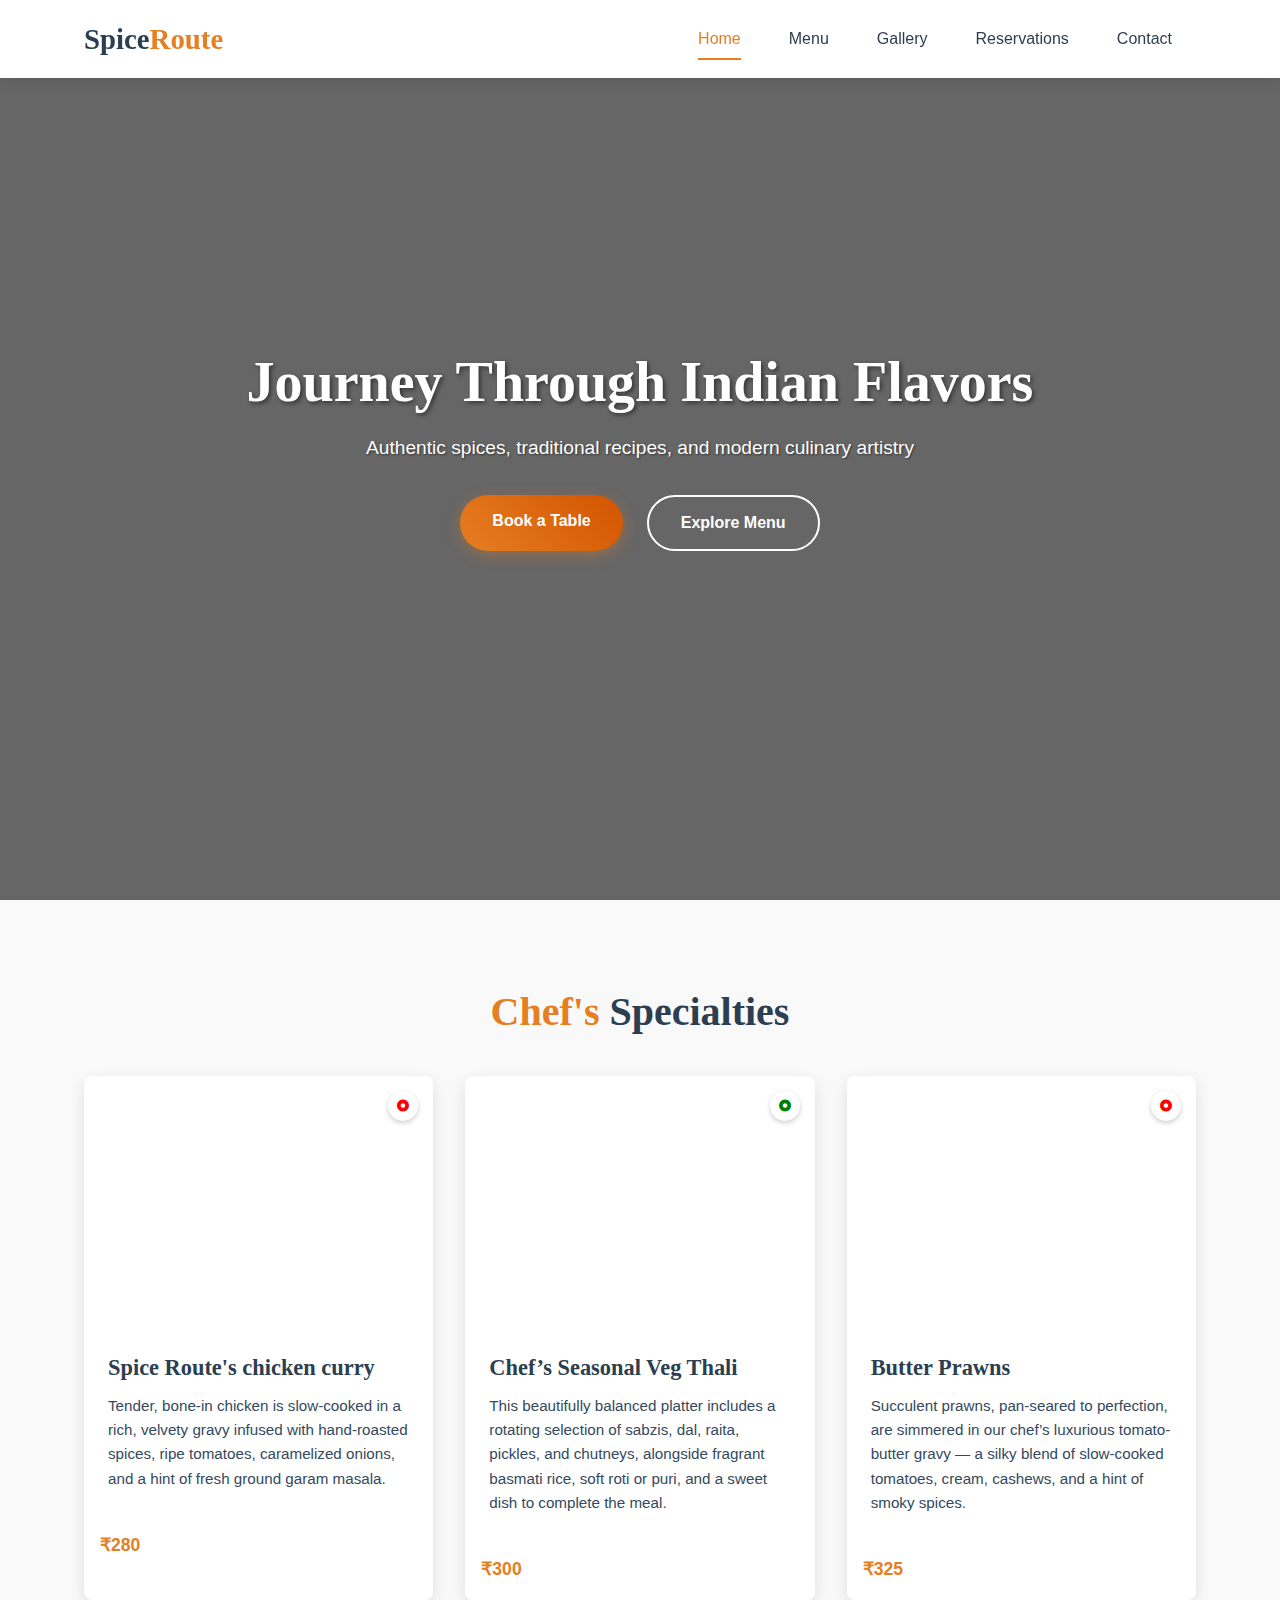
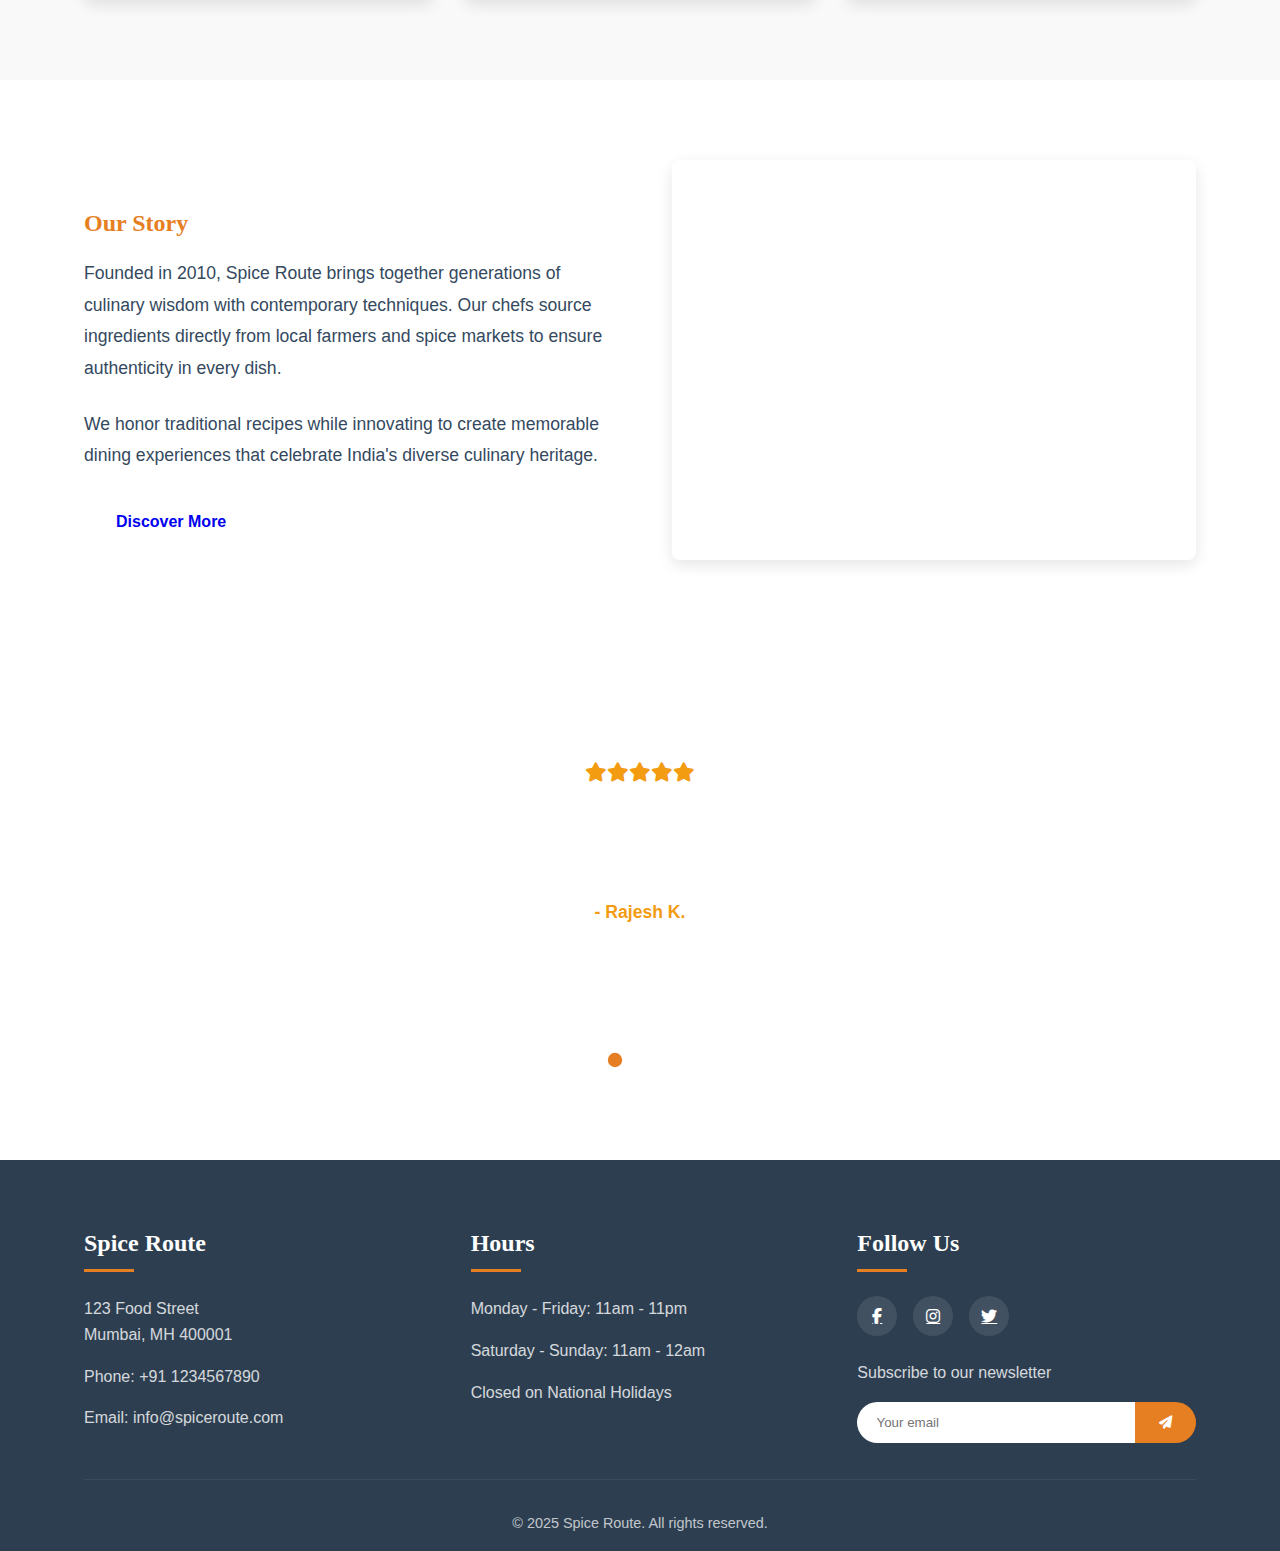
<file: index.html>
<!DOCTYPE html>
<html lang="en">
<head>
  <meta charset="UTF-8" />
  <meta name="viewport" content="width=device-width, initial-scale=1.0" />
  <title>Spice Route</title>
  <link rel="stylesheet" href="style.css" />
  <link rel="stylesheet" href="https://cdnjs.cloudflare.com/ajax/libs/font-awesome/6.4.0/css/all.min.css" />
</head>
<body>

<header class="header">
  <div class="container header-container">
    <a href="index.html" class="logo">Spice<span>Route</span></a>
    <nav>
      <ul>
        <li><a href="index.html" class="active">Home</a></li>
        <li><a href="menu.html">Menu</a></li>
        <li><a href="gallery.html">Gallery</a></li>
        <li><a href="reservations.html">Reservations</a></li>
        <li><a href="#contact">Contact</a></li>
      </ul>
    </nav>
    <button class="menu-toggle" aria-label="Toggle navigation">
      <i class="fas fa-bars"></i>
    </button>
  </div>
</header>

<section class="hero">
  <div class="container">
    <div class="hero-content">
      <h1>Journey Through Indian Flavors</h1>
      <p>Authentic spices, traditional recipes, and modern culinary artistry</p>
      <div class="cta-buttons">
        <a href="reservations.html" class="btn reserve-btn">Book a Table</a>
        <a href="menu.html" class="btn outline-btn">Explore Menu</a>
      </div>
    </div>
  </div>
</section>

<section class="featured-dishes">
  <div class="container">
    <h2><span>Chef's</span> Specialties</h2>
    <div class="dishes-grid">
      <div class="dish-card">
        <div class="dish-img" style="background-image: url('https://i.pinimg.com/1200x/74/23/c0/7423c03fa94719826e270ef5e291e880.jpg');">
          <div class="veg-nonveg-icon"><i class="fas fa-dot-circle non-veg"></i></div>
        </div>
        <h3>Spice Route's chicken curry</h3>
        <p>Tender, bone-in chicken is slow-cooked in a rich, velvety gravy infused with hand-roasted spices, ripe tomatoes, caramelized onions, and a hint of fresh ground garam masala.</p>
        <span class="price">₹280</span>
      </div>
      <div class="dish-card">
        <div class="dish-img" style="background-image: url('https://i.pinimg.com/736x/4f/d8/51/4fd8513a20ebab568ae0afb64bc46804.jpg');">
          <div class="veg-nonveg-icon"><i class="fas fa-dot-circle veg"></i></div>
        </div>
        <h3>Chef’s Seasonal Veg Thali</h3>
        <p> This beautifully balanced platter includes a rotating selection of sabzis, dal, raita, pickles, and chutneys, alongside fragrant basmati rice, soft roti or puri, and a sweet dish to complete the meal.</p>
        <span class="price">₹300</span>
      </div>
      <div class="dish-card">
        <div class="dish-img" style="background-image: url('https://i.pinimg.com/1200x/09/3f/d2/093fd2d8376bf075e62fb84d05024d89.jpg');">
          <div class="veg-nonveg-icon"><i class="fas fa-dot-circle non-veg"></i></div>
        </div>
        <h3>Butter Prawns</h3>
        <p>Succulent prawns, pan-seared to perfection, are simmered in our chef’s luxurious tomato-butter gravy — a silky blend of slow-cooked tomatoes, cream, cashews, and a hint of smoky spices.</p>
        <span class="price">₹325</span>
      </div>
    </div>
  </div>
</section>

<section class="about">
  <div class="container">
    <div class="about-content">
      <h2><span>Our</span> Story</h2>
      <p>Founded in 2010, Spice Route brings together generations of culinary wisdom with contemporary techniques. Our chefs source ingredients directly from local farmers and spice markets to ensure authenticity in every dish.</p>
      <p>We honor traditional recipes while innovating to create memorable dining experiences that celebrate India's diverse culinary heritage.</p>
      <a href="about.html" class="btn">Discover More</a>
    </div>
    <div class="about-img">
      <div class="img-frame"></div>
    </div>
  </div>
</section>

<section class="testimonials">
  <div class="container">
    <h2><span>Guest</span> Reviews</h2>
    <div class="testimonial-slider">
      <div class="testimonial active">
        <div class="rating">
          <i class="fas fa-star"></i><i class="fas fa-star"></i><i class="fas fa-star"></i><i class="fas fa-star"></i><i class="fas fa-star"></i>
        </div>
        <p>"The butter chicken was the best I've had outside of Delhi. The flavors were perfectly balanced!"</p>
        <div class="author">- Rajesh K.</div>
      </div>
      <div class="testimonial">
        <div class="rating">
          <i class="fas fa-star"></i><i class="fas fa-star"></i><i class="fas fa-star"></i><i class="fas fa-star"></i><i class="fas fa-star"></i>
        </div>
        <p>"Authentic flavors and excellent service. The dal makhani reminded me of my grandmother's cooking."</p>
        <div class="author">- Priya M.</div>
      </div>
      <div class="testimonial">
        <div class="rating">
          <i class="fas fa-star"></i><i class="fas fa-star"></i><i class="fas fa-star"></i><i class="fas fa-star"></i><i class="fas fa-star-half-alt"></i>
        </div>
        <p>"The ambiance combined with the food makes this place truly special. Will definitely return!"</p>
        <div class="author">- Amit S.</div>
      </div>
    </div>
    <div class="slider-controls">
      <button class="prev"><i class="fas fa-chevron-left"></i></button>
      <div class="dots">
        <span class="dot active"></span>
        <span class="dot"></span>
        <span class="dot"></span>
      </div>
      <button class="next"><i class="fas fa-chevron-right"></i></button>
    </div>
  </div>
</section>

<footer id="contact">
  <div class="container">
    <div class="footer-grid">
      <div class="footer-col">
        <h3>Spice Route</h3>
        <p>123 Food Street<br />Mumbai, MH 400001</p>
        <p>Phone: +91 1234567890</p>
        <p>Email: info@spiceroute.com</p>
      </div>
      <div class="footer-col">
        <h3>Hours</h3>
        <p>Monday - Friday: 11am - 11pm</p>
        <p>Saturday - Sunday: 11am - 12am</p>
        <p>Closed on National Holidays</p>
      </div>
      <div class="footer-col">
        <h3>Follow Us</h3>
        <div class="social-links">
          <a href="#"><i class="fab fa-facebook-f"></i></a>
          <a href="#"><i class="fab fa-instagram"></i></a>
          <a href="#"><i class="fab fa-twitter"></i></a>
        </div>
        <p>Subscribe to our newsletter</p>
        <form class="newsletter-form">
          <input type="email" placeholder="Your email" required />
          <button type="submit"><i class="fas fa-paper-plane"></i></button>
        </form>
      </div>
    </div>
    <div class="copyright">
      <p>&copy; 2025 Spice Route. All rights reserved.</p>
    </div>
  </div>
</footer>

<script src="script.js"></script>
</body>
</html>
</file>
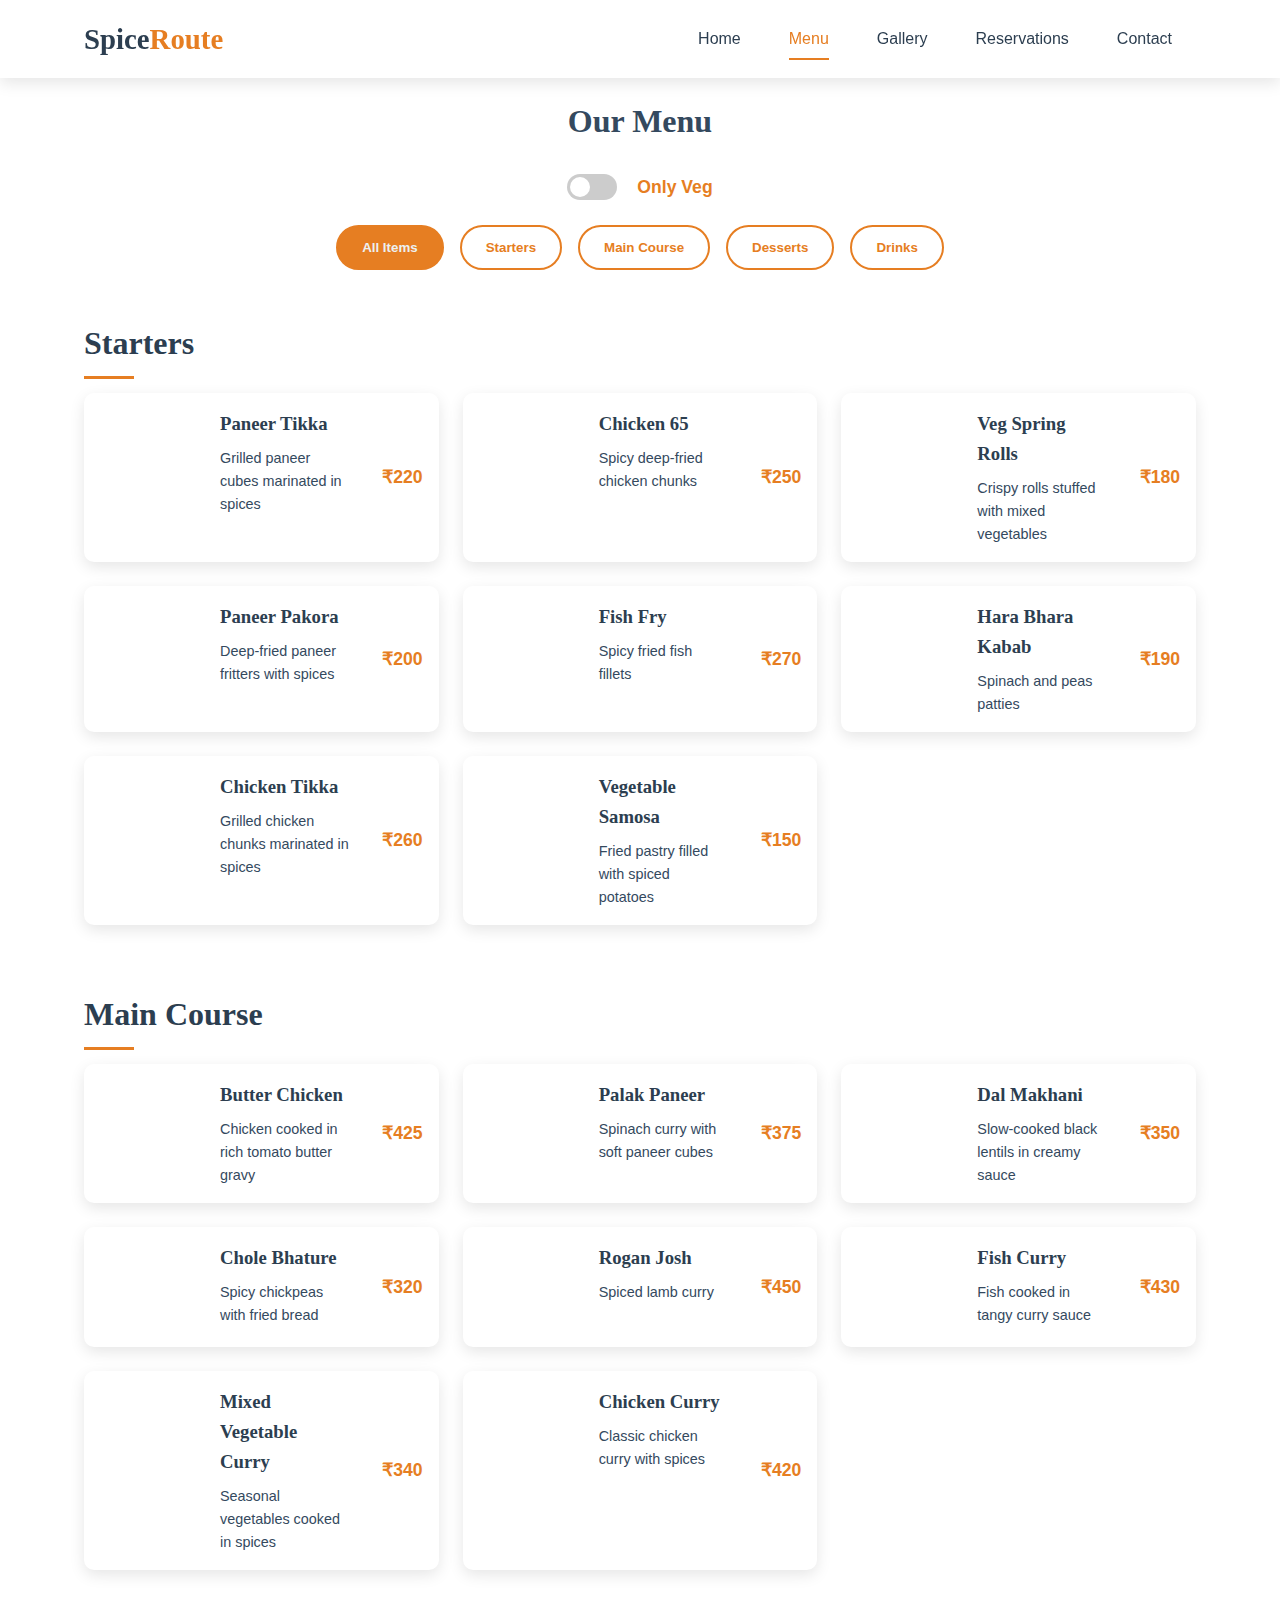
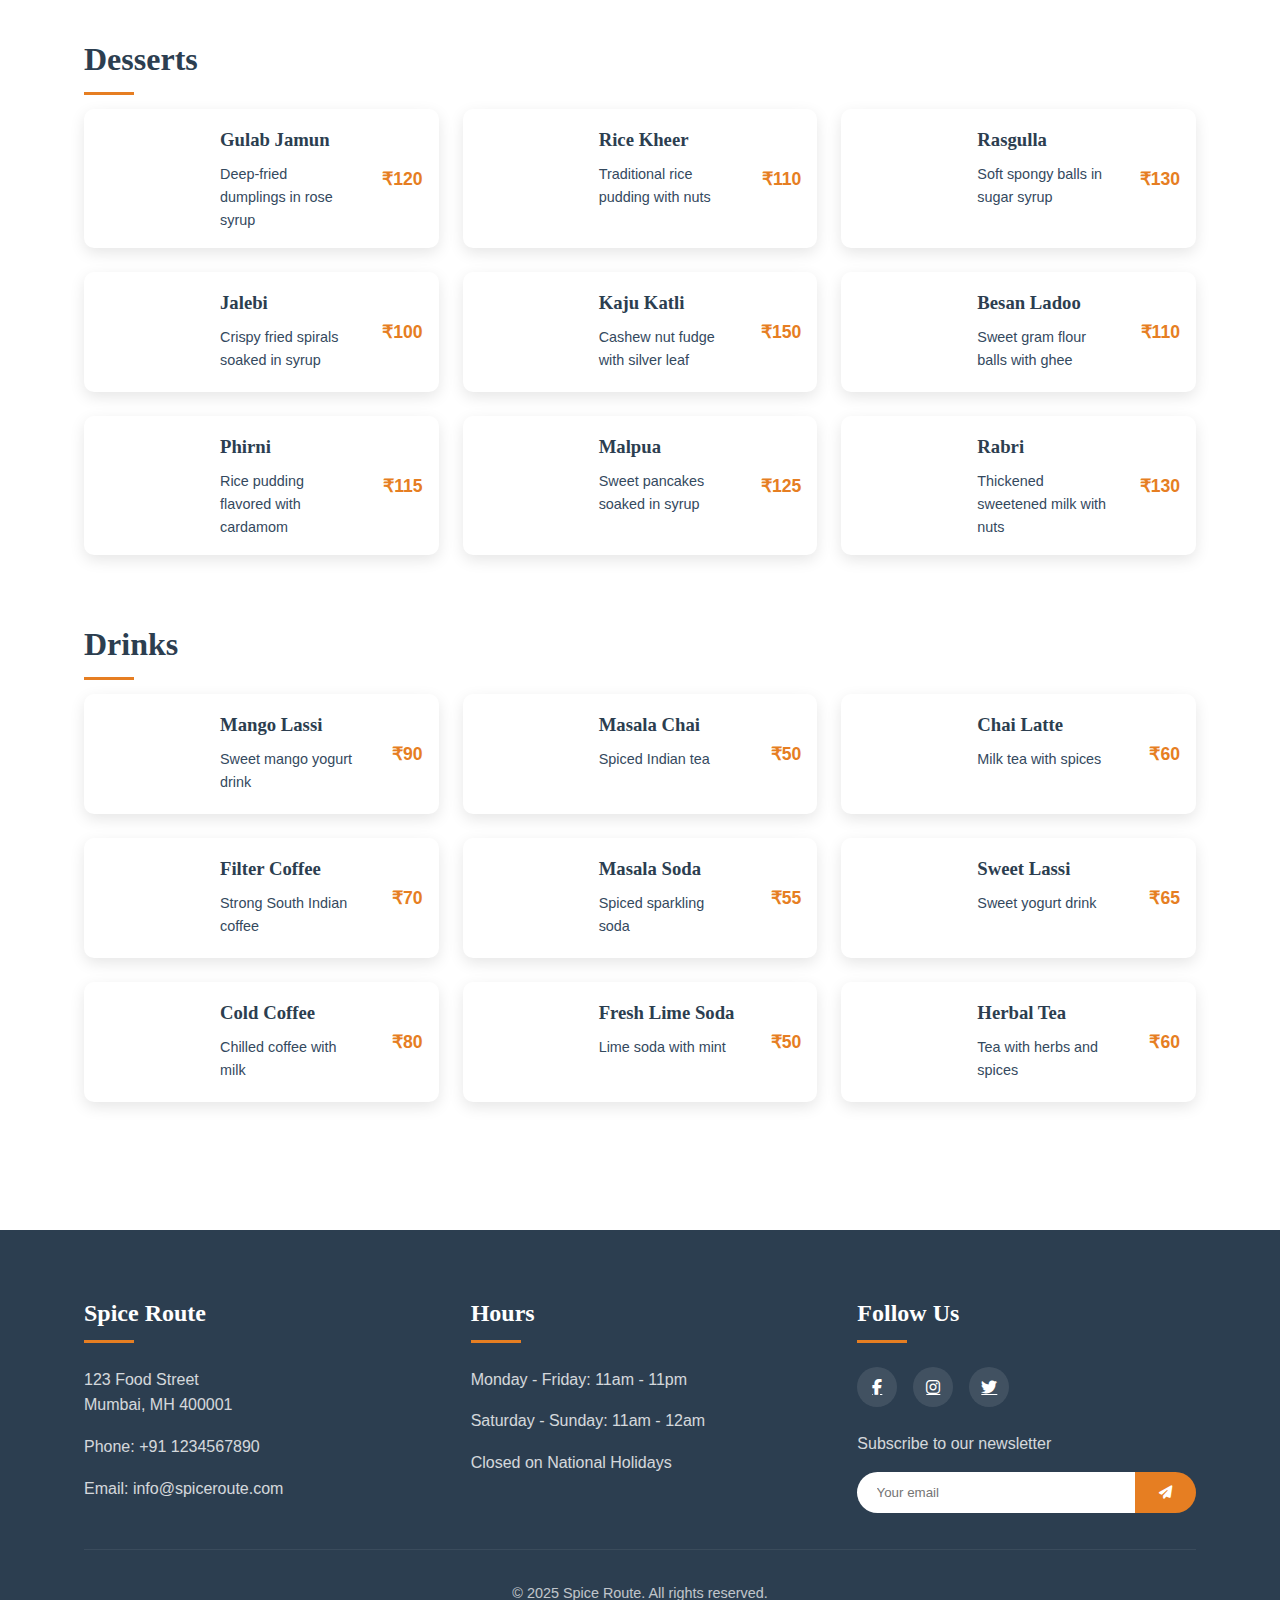
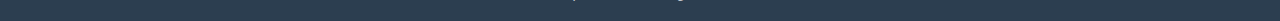
<file: menu.html>
<!DOCTYPE html>
<html lang="en">
<head>
  <meta charset="UTF-8" />
  <meta name="viewport" content="width=device-width, initial-scale=1.0" />
  <title>Menu | Spice Route</title>
  <link rel="stylesheet" href="style.css" />
  <link rel="stylesheet" href="https://cdnjs.cloudflare.com/ajax/libs/font-awesome/6.4.0/css/all.min.css" />
</head>
<body>

<header class="header">
  <div class="container header-container">
    <a href="index.html" class="logo">Spice<span>Route</span></a>
    <nav>
      <ul>
        <li><a href="index.html">Home</a></li>
        <li><a href="menu.html" class="active">Menu</a></li>
        <li><a href="gallery.html">Gallery</a></li>
        <li><a href="reservations.html">Reservations</a></li>
        <li><a href="index.html#contact">Contact</a></li>
      </ul>
    </nav>
    <button class="menu-toggle" aria-label="Toggle navigation">
      <i class="fas fa-bars"></i>
    </button>
  </div>
</header>

<section class="menu-section">
  <div class="container">
    <h1 style="display: flex;align-items: center;justify-content: center;">Our Menu</h1><br>
  <div class="veg-toggle-container" style="display: flex; justify-content: center; margin-bottom: 1.5rem;">
    <label class="switch">
      <input type="checkbox" id="vegToggle" />
      <span class="slider round"></span>
    </label>
    <span style="margin-left: 10px; font-weight: 600; font-size: 1.1rem; color: var(--primary-color); user-select: none;">Only Veg</span>
  </div>
  <div class="menu-tabs">
    <button class="tab-btn active" data-category="all">All Items</button>
    <button class="tab-btn" data-category="starters">Starters</button>
    <button class="tab-btn" data-category="mains">Main Course</button>
    <button class="tab-btn" data-category="desserts">Desserts</button>
    <button class="tab-btn" data-category="drinks">Drinks</button>
  </div>

  <div class="view-buttons">
    <button class="view-btn" data-category="starters">View Starters</button>
    <button class="view-btn" data-category="mains">View Main Course</button>
    <button class="view-btn" data-category="desserts">View Desserts</button>
    <button class="view-btn" data-category="drinks">View Drinks</button>
  </div>

  <div class="menu-items">
      <div class="menu-category" data-category="starters">
        <h2>Starters</h2>
        <div class="menu-grid">
          <div class="menu-item" data-category="starters" data-veg="true">
            <div class="menu-item-img" style="background-image: url('https://www.indianhealthyrecipes.com/wp-content/uploads/2021/07/paneer-tikka.jpg');"></div>
            <div class="item-info">
              <h3>Paneer Tikka</h3>
              <p>Grilled paneer cubes marinated in spices</p>
            </div>
            <span class="price">₹220</span>
          </div>
          <div class="menu-item" data-category="starters" data-veg="false">
            <div class="menu-item-img" style="background-image: url('https://i.pinimg.com/736x/6b/ee/97/6bee973baaeab4c4da15ef28eaf06241.jpg');"></div>
            <div class="item-info">
              <h3>Chicken 65</h3>
              <p>Spicy deep-fried chicken chunks</p>
            </div>
            <span class="price">₹250</span>
          </div>
          <div class="menu-item" data-category="starters" data-veg="true">
            <div class="menu-item-img" style="background-image: url('https://i.pinimg.com/736x/29/41/a6/2941a6153669acb5a03c375fd50c54c4.jpg');"></div>
            <div class="item-info">
              <h3>Veg Spring Rolls</h3>
              <p>Crispy rolls stuffed with mixed vegetables</p>
            </div>
            <span class="price">₹180</span>
          </div>
          <div class="menu-item" data-category="starters" data-veg="true">
            <div class="menu-item-img" style="background-image: url('https://i.pinimg.com/1200x/79/11/8b/79118bcfcf66fc6dc3363259bb4c7279.jpg');"></div>
            <div class="item-info">
              <h3>Paneer Pakora</h3>
              <p>Deep-fried paneer fritters with spices</p>
            </div>
            <span class="price">₹200</span>
          </div>
          <div class="menu-item" data-category="starters" data-veg="false">
            <div class="menu-item-img" style="background-image: url('https://i.pinimg.com/1200x/79/45/69/794569dcefa87a09220674dd08aa7640.jpg');"></div>
            <div class="item-info">
              <h3>Fish Fry</h3>
              <p>Spicy fried fish fillets</p>
            </div>
            <span class="price">₹270</span>
          </div>
          <div class="menu-item" data-category="starters" data-veg="true">
            <div class="menu-item-img" style="background-image: url('https://i.pinimg.com/736x/7f/ec/da/7fecda7de150e956940d6e963f0c87bf.jpg');"></div>
            <div class="item-info">
              <h3>Hara Bhara Kabab</h3>
              <p>Spinach and peas patties</p>
            </div>
            <span class="price">₹190</span>
          </div>
          <div class="menu-item" data-category="starters" data-veg="false">
            <div class="menu-item-img" style="background-image: url('https://i.pinimg.com/736x/3e/25/0e/3e250ec73c8ee8a5f8529fa2d5bcb354.jpg');"></div>
            <div class="item-info">
              <h3>Chicken Tikka</h3>
              <p>Grilled chicken chunks marinated in spices</p>
            </div>
            <span class="price">₹260</span>
          </div>
          <div class="menu-item" data-category="starters" data-veg="true">
            <div class="menu-item-img" style="background-image: url('https://i.pinimg.com/1200x/64/16/73/6416733eeda35bf65bfa757d6d4c39c0.jpg');"></div>
            <div class="item-info">
              <h3>Vegetable Samosa</h3>
              <p>Fried pastry filled with spiced potatoes</p>
            </div>
            <span class="price">₹150</span>
          </div>
        </div>
      </div>

      <div class="menu-category" data-category="mains">
        <h2>Main Course</h2>
        <div class="menu-grid">
          <div class="menu-item" data-category="mains" data-veg="false">
            <div class="menu-item-img" style="background-image: url('https://i.pinimg.com/1200x/93/e9/79/93e97987768f9240c5ffda2475c0ce28.jpg');"></div>
            <div class="item-info">
              <h3>Butter Chicken</h3>
              <p>Chicken cooked in rich tomato butter gravy</p>
            </div>
            <span class="price">₹425</span>
          </div>
          <div class="menu-item" data-category="mains" data-veg="true">
            <div class="menu-item-img" style="background-image: url('https://i.pinimg.com/1200x/31/a0/58/31a058ec9b3d2dde1c23146939dc7589.jpg');"></div>
            <div class="item-info">
              <h3>Palak Paneer</h3>
              <p>Spinach curry with soft paneer cubes</p>
            </div>
            <span class="price">₹375</span>
          </div>
          <div class="menu-item" data-category="mains" data-veg="true">
            <div class="menu-item-img" style="background-image: url('https://i.pinimg.com/1200x/b0/5e/1b/b05e1bf78f121472db8382520cbaf33e.jpg');"></div>
            <div class="item-info">
              <h3>Dal Makhani</h3>
              <p>Slow-cooked black lentils in creamy sauce</p>
            </div>
            <span class="price">₹350</span>
          </div>
          <div class="menu-item" data-category="mains" data-veg="true">
            <div class="menu-item-img" style="background-image: url('https://i.pinimg.com/736x/d6/60/25/d660255e0ac13e20bc3c674ee3d11ac4.jpg');"></div>
            <div class="item-info">
              <h3>Chole Bhature</h3>
              <p>Spicy chickpeas with fried bread</p>
            </div>
            <span class="price">₹320</span>
          </div>
          <div class="menu-item" data-category="mains" data-veg="false">
            <div class="menu-item-img" style="background-image: url('https://i.pinimg.com/1200x/9f/b2/e3/9fb2e3908b984e5d3f11b941dd839172.jpg');"></div>
            <div class="item-info">
              <h3>Rogan Josh</h3>
              <p>Spiced lamb curry</p>
            </div>
            <span class="price">₹450</span>
          </div>
          <div class="menu-item" data-category="mains" data-veg="false">
            <div class="menu-item-img" style="background-image: url('https://i.pinimg.com/736x/59/0f/28/590f28bb5facfad9d6ed712ed6b3508b.jpg');"></div>
            <div class="item-info">
              <h3>Fish Curry</h3>
              <p>Fish cooked in tangy curry sauce</p>
            </div>
            <span class="price">₹430</span>
          </div>
          <div class="menu-item" data-category="mains" data-veg="true">
            <div class="menu-item-img" style="background-image: url('https://i.pinimg.com/1200x/0e/71/59/0e715939aedc11cc8f16be414482d60e.jpg');"></div>
            <div class="item-info">
              <h3>Mixed Vegetable Curry</h3>
              <p>Seasonal vegetables cooked in spices</p>
            </div>
            <span class="price">₹340</span>
          </div>
          <div class="menu-item" data-category="mains" data-veg="false">
            <div class="menu-item-img" style="background-image: url('https://i.pinimg.com/1200x/8c/23/f3/8c23f3cabfaf3aaf1e18ee27edfde5ab.jpg');"></div>
            <div class="item-info">
              <h3>Chicken Curry</h3>
              <p>Classic chicken curry with spices</p>
            </div>
            <span class="price">₹420</span>
          </div>
        </div>
      </div>

      <div class="menu-category" data-category="desserts">
        <h2>Desserts</h2>
        <div class="menu-grid">
          <div class="menu-item" data-category="desserts">
            <div class="menu-item-img" style="background-image: url('https://i.pinimg.com/736x/a9/3d/77/a93d77d3e242262f2c919bf66aef5b39.jpg');"></div>
            <div class="item-info">
              <h3>Gulab Jamun</h3>
              <p>Deep-fried dumplings in rose syrup</p>
            </div>
            <span class="price">₹120</span>
          </div>
          <div class="menu-item" data-category="desserts">
            <div class="menu-item-img" style="background-image: url('https://i.pinimg.com/1200x/f8/30/f5/f830f5f68ea9ab4b9073beec720f6338.jpg');"></div>
            <div class="item-info">
              <h3>Rice Kheer</h3>
              <p>Traditional rice pudding with nuts</p>
            </div>
            <span class="price">₹110</span>
          </div>
          <div class="menu-item" data-category="desserts">
            <div class="menu-item-img" style="background-image: url('https://i.pinimg.com/1200x/6e/ce/23/6ece23ab35111d6258831beadb91d150.jpg');"></div>
            <div class="item-info">
              <h3>Rasgulla</h3>
              <p>Soft spongy balls in sugar syrup</p>
            </div>
            <span class="price">₹130</span>
          </div>
          <div class="menu-item" data-category="desserts">
            <div class="menu-item-img" style="background-image: url('https://i.pinimg.com/736x/65/a5/46/65a546fc134637e04cd366f63c1ab2e1.jpg');"></div>
            <div class="item-info">
              <h3>Jalebi</h3>
              <p>Crispy fried spirals soaked in syrup</p>
            </div>
            <span class="price">₹100</span>
          </div>
          <div class="menu-item" data-category="desserts">
            <div class="menu-item-img" style="background-image: url('https://i.pinimg.com/736x/a6/90/33/a690338dbde0cd6d02b0e786d72f7f63.jpg');"></div>
            <div class="item-info">
              <h3>Kaju Katli</h3>
              <p>Cashew nut fudge with silver leaf</p>
            </div>
            <span class="price">₹150</span>
          </div>
          <div class="menu-item" data-category="desserts">
            <div class="menu-item-img" style="background-image: url('https://i.pinimg.com/736x/fa/5d/6f/fa5d6fb6126dfda9dc375fc7835197a0.jpg');"></div>
            <div class="item-info">
              <h3>Besan Ladoo</h3>
              <p>Sweet gram flour balls with ghee</p>
            </div>
            <span class="price">₹110</span>
          </div>
          <div class="menu-item" data-category="desserts">
            <div class="menu-item-img" style="background-image: url('https://i.pinimg.com/1200x/85/fa/53/85fa53766d57978bb160762e5e7afc57.jpg');"></div>
            <div class="item-info">
              <h3>Phirni</h3>
              <p>Rice pudding flavored with cardamom</p>
            </div>
            <span class="price">₹115</span>
          </div>
          <div class="menu-item" data-category="desserts">
            <div class="menu-item-img" style="background-image: url('https://i.pinimg.com/1200x/5e/be/53/5ebe53202f359d72b60591e5e3a3976d.jpg');"></div>
            <div class="item-info">
              <h3>Malpua</h3>
              <p>Sweet pancakes soaked in syrup</p>
            </div>
            <span class="price">₹125</span>
          </div>
          <div class="menu-item" data-category="desserts">
            <div class="menu-item-img" style="background-image: url('https://i.pinimg.com/736x/74/1f/40/741f400b9f4b81eacacfba7eac326b8e.jpg');"></div>
            <div class="item-info">
              <h3>Rabri</h3>
              <p>Thickened sweetened milk with nuts</p>
            </div>
            <span class="price">₹130</span>
          </div>
        </div>
      </div>

      <div class="menu-category" data-category="drinks">
        <h2>Drinks</h2>
        <div class="menu-grid">
          <div class="menu-item" data-category="drinks">
            <div class="menu-item-img" style="background-image: url('https://i.pinimg.com/1200x/63/6f/c7/636fc737238838b630b50bec0b583530.jpg');"></div>
            <div class="item-info">
              <h3>Mango Lassi</h3>
              <p>Sweet mango yogurt drink</p>
            </div>
            <span class="price">₹90</span>
          </div>
          <div class="menu-item" data-category="drinks">
            <div class="menu-item-img" style="background-image: url('https://i.pinimg.com/736x/5b/a9/31/5ba9319c8c8264f846e828d04b3b5908.jpg');"></div>
            <div class="item-info">
              <h3>Masala Chai</h3>
              <p>Spiced Indian tea</p>
            </div>
            <span class="price">₹50</span>
          </div>
          <div class="menu-item" data-category="drinks">
            <div class="menu-item-img" style="background-image: url('https://i.pinimg.com/1200x/5c/5d/4b/5c5d4b37b4b99256528dbeac5c0b46b1.jpg');"></div>
            <div class="item-info">
              <h3>Chai Latte</h3>
              <p>Milk tea with spices</p>
            </div>
            <span class="price">₹60</span>
          </div>
          <div class="menu-item" data-category="drinks">
            <div class="menu-item-img" style="background-image: url('https://i.pinimg.com/1200x/df/ac/23/dfac23d9b0d543c07e4daad7db6c1671.jpg');"></div>
            <div class="item-info">
              <h3>Filter Coffee</h3>
              <p>Strong South Indian coffee</p>
            </div>
            <span class="price">₹70</span>
          </div>
          <div class="menu-item" data-category="drinks">
            <div class="menu-item-img" style="background-image: url('https://i.pinimg.com/1200x/76/db/a7/76dba7848e5dd611cdb7492600b15651.jpg');"></div>
            <div class="item-info">
              <h3>Masala Soda</h3>
              <p>Spiced sparkling soda</p>
            </div>
            <span class="price">₹55</span>
          </div>
          <div class="menu-item" data-category="drinks">
            <div class="menu-item-img" style="background-image: url('https://i.pinimg.com/1200x/e2/6a/ce/e26ace848cb8c929ba6dddda5a3205c2.jpg');"></div>
            <div class="item-info">
              <h3>Sweet Lassi</h3>
              <p>Sweet yogurt drink</p>
            </div>
            <span class="price">₹65</span>
          </div>
          <div class="menu-item" data-category="drinks">
            <div class="menu-item-img" style="background-image: url('https://i.pinimg.com/736x/bc/f7/24/bcf72409cf283799949e915058e930c1.jpg');"></div>
            <div class="item-info">
              <h3>Cold Coffee</h3>
              <p>Chilled coffee with milk</p>
            </div>
            <span class="price">₹80</span>
          </div>
          <div class="menu-item" data-category="drinks">
            <div class="menu-item-img" style="background-image: url('https://i.pinimg.com/1200x/be/3e/a2/be3ea2169897bd4c83718a097078dbd1.jpg');"></div>
            <div class="item-info">
              <h3>Fresh Lime Soda</h3>
              <p>Lime soda with mint</p>
            </div>
            <span class="price">₹50</span>
          </div>
          <div class="menu-item" data-category="drinks">
            <div class="menu-item-img" style="background-image: url('https://i.pinimg.com/1200x/74/eb/11/74eb11bfe223256ca55aeea7c65642f7.jpg');"></div>
            <div class="item-info">
              <h3>Herbal Tea</h3>
              <p>Tea with herbs and spices</p>
            </div>
            <span class="price">₹60</span>
          </div>
        </div>
      </div>
    </div>
  </div>
</section>

<footer id="contact">
  <div class="container">
    <div class="footer-grid">
      <div class="footer-col">
        <h3>Spice Route</h3>
        <p>123 Food Street<br />Mumbai, MH 400001</p>
        <p>Phone: +91 1234567890</p>
        <p>Email: info@spiceroute.com</p>
      </div>
      <div class="footer-col">
        <h3>Hours</h3>
        <p>Monday - Friday: 11am - 11pm</p>
        <p>Saturday - Sunday: 11am - 12am</p>
        <p>Closed on National Holidays</p>
      </div>
      <div class="footer-col">
        <h3>Follow Us</h3>
        <div class="social-links">
          <a href="#"><i class="fab fa-facebook-f"></i></a>
          <a href="#"><i class="fab fa-instagram"></i></a>
          <a href="#"><i class="fab fa-twitter"></i></a>
        </div>
        <p>Subscribe to our newsletter</p>
        <form class="newsletter-form">
          <input type="email" placeholder="Your email" required />
          <button type="submit"><i class="fas fa-paper-plane"></i></button>
        </form>
      </div>
    </div>
    <div class="copyright">
      <p>&copy; 2025 Spice Route. All rights reserved.</p>
    </div>
  </div>
</footer>

<script src="script.js"></script>
</body>
</html>
</file>
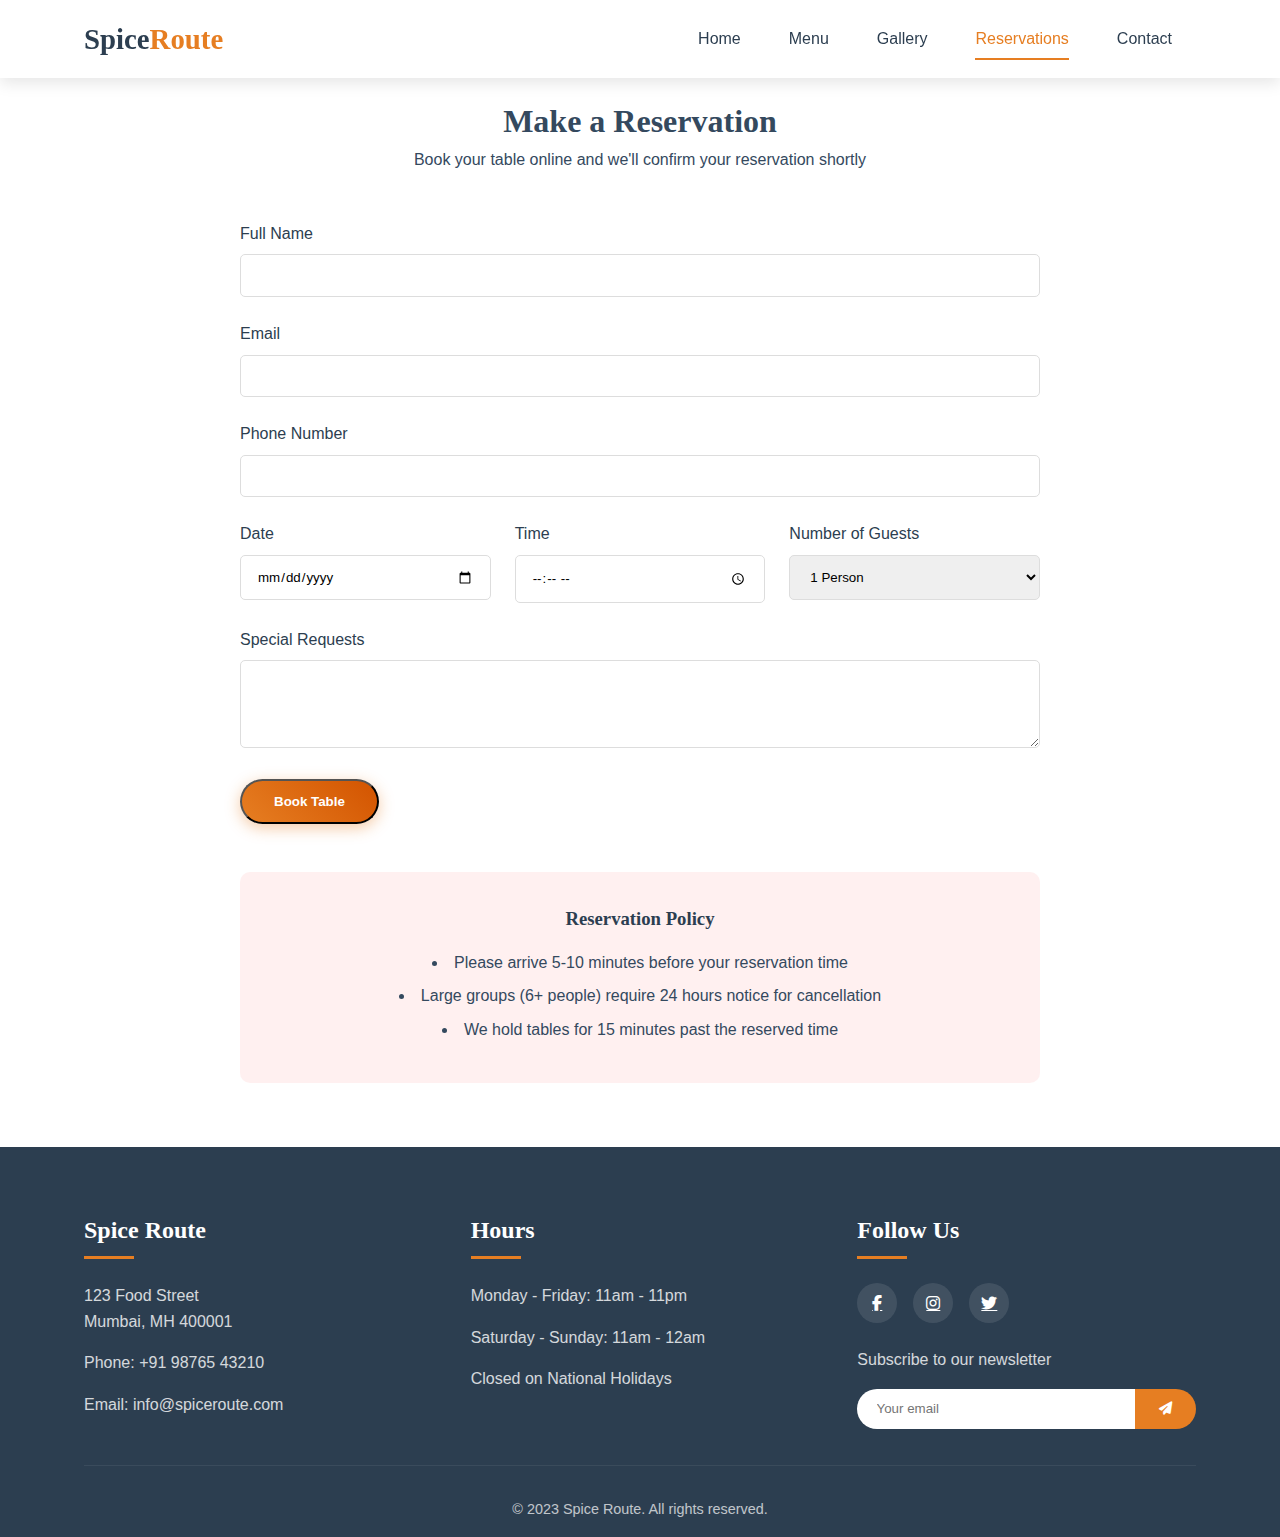
<file: reservations.html>
<!DOCTYPE html>
<html lang="en">
<head>
  <meta charset="UTF-8" />
  <meta name="viewport" content="width=device-width, initial-scale=1.0" />
  <title>Reservations | Spice Route</title>
  <link rel="stylesheet" href="style.css" />
  <link rel="stylesheet" href="https://cdnjs.cloudflare.com/ajax/libs/font-awesome/6.4.0/css/all.min.css" />
</head>
<body>

<header class="header">
  <div class="container header-container">
    <a href="index.html" class="logo">Spice<span>Route</span></a>
    <nav>
      <ul>
        <li><a href="index.html">Home</a></li>
        <li><a href="menu.html">Menu</a></li>
        <li><a href="gallery.html">Gallery</a></li>
        <li><a href="reservations.html" class="active">Reservations</a></li>
        <li><a href="index.html#contact">Contact</a></li>
      </ul>
    </nav>
    <button class="menu-toggle" aria-label="Toggle navigation">
      <i class="fas fa-bars"></i>
    </button>
  </div>
</header>

<section class="reservation-section">
  <div class="container">
    <h1>Make a Reservation</h1>
    <p>Book your table online and we'll confirm your reservation shortly</p>

    <form id="reservation-form" class="reservation-form">
      <div class="form-group">
        <label for="name">Full Name</label>
        <input type="text" id="name" name="name" required />
      </div>

      <div class="form-group">
        <label for="email">Email</label>
        <input type="email" id="email" name="email" required />
      </div>

      <div class="form-group">
        <label for="phone">Phone Number</label>
        <input type="tel" id="phone" name="phone" required />
      </div>

      <div class="form-row">
        <div class="form-group">
          <label for="date">Date</label>
          <input type="date" id="date" name="date" required />
        </div>

        <div class="form-group">
          <label for="time">Time</label>
          <input type="time" id="time" name="time" required />
        </div>

        <div class="form-group">
          <label for="guests">Number of Guests</label>
          <select id="guests" name="guests" required>
            <option value="1">1 Person</option>
            <option value="2">2 People</option>
            <option value="3">3 People</option>
            <option value="4">4 People</option>
            <option value="5">5 People</option>
            <option value="6">6 People</option>
            <option value="7">7+ People</option>
          </select>
        </div>
      </div>

      <div class="form-group">
        <label for="special-requests">Special Requests</label>
        <textarea id="special-requests" name="special-requests" rows="4"></textarea>
      </div>

      <button type="submit" class="btn reserve-btn">Book Table</button>
    </form>

    <div class="reservation-info">
      <h3>Reservation Policy</h3>
      <ul>
        <li>Please arrive 5-10 minutes before your reservation time</li>
        <li>Large groups (6+ people) require 24 hours notice for cancellation</li>
        <li>We hold tables for 15 minutes past the reserved time</li>
      </ul>
    </div>
  </div>
</section>

<footer id="contact">
  <div class="container">
    <div class="footer-grid">
      <div class="footer-col">
        <h3>Spice Route</h3>
        <p>123 Food Street<br />Mumbai, MH 400001</p>
        <p>Phone: +91 98765 43210</p>
        <p>Email: info@spiceroute.com</p>
      </div>
      <div class="footer-col">
        <h3>Hours</h3>
        <p>Monday - Friday: 11am - 11pm</p>
        <p>Saturday - Sunday: 11am - 12am</p>
        <p>Closed on National Holidays</p>
      </div>
      <div class="footer-col">
        <h3>Follow Us</h3>
        <div class="social-links">
          <a href="#"><i class="fab fa-facebook-f"></i></a>
          <a href="#"><i class="fab fa-instagram"></i></a>
          <a href="#"><i class="fab fa-twitter"></i></a>
        </div>
        <p>Subscribe to our newsletter</p>
        <form class="newsletter-form">
          <input type="email" placeholder="Your email" required />
          <button type="submit"><i class="fas fa-paper-plane"></i></button>
        </form>
      </div>
    </div>
    <div class="copyright">
      <p>&copy; 2023 Spice Route. All rights reserved.</p>
    </div>
  </div>
</footer>

<script src="script.js"></script>
</body>
</html>
</file>
<file: style.css>
/* ================ BASE STYLES ================ */
:root {
  --primary-color: #e67e22;
  --secondary-color: #d35400;
  --accent-color: #f39c12;
  --dark-color: #2c3e50;
  --light-color: #ecf0f1;
  --text-color: #34495e;
  --shadow: 0 5px 15px rgba(0, 0, 0, 0.1);
  --transition: all 0.3s ease;
  --border-radius: 8px;
}

* {
  margin: 0;
  padding: 0;
  box-sizing: border-box;
}

body {
  font-family: 'Poppins', sans-serif;
  color: var(--text-color);
  background-color: #fff;
  line-height: 1.6;
  overflow-x: hidden;
}

h1, h2, h3, h4 {
  font-family: 'Playfair Display', serif;
  font-weight: 600;
}

.container {
  width: 90%;
  max-width: 1200px;
  margin: 0 auto;
  padding: 0 20px;
}

section {
  padding: 5rem 0;
}

.btn {
  display: inline-block;
  padding: 0.8rem 2rem;
  border-radius: 50px;
  text-decoration: none;
  font-weight: 600;
  transition: var(--transition);
  text-align: center;
}

.reserve-btn {
  background: linear-gradient(45deg, var(--primary-color), var(--secondary-color));
  color: white;
  box-shadow: 0 4px 15px rgba(230, 126, 34, 0.4);
}

.reserve-btn:hover {
  transform: translateY(-3px);
  box-shadow: 0 6px 20px rgba(230, 126, 34, 0.6);
}

.outline-btn {
  border: 2px solid white;
  color: white;
}

.outline-btn:hover {
  background: white;
  color: var(--primary-color);
}

/* ================ HEADER & NAVBAR ================ */
header {
  background-color: white;
  box-shadow: var(--shadow);
  position: fixed;
  width: 100%;
  top: 0;
  z-index: 1000;
  padding: 1rem 0;
  transition: var(--transition);
}

.header.scrolled {
  padding: 0.5rem 0;
  background-color: rgba(255, 255, 255, 0.95);
  backdrop-filter: blur(10px);
}

.header-container {
  display: flex;
  justify-content: space-between;
  align-items: center;
  position: relative;
}

.logo {
  font-size: 1.8rem;
  font-weight: 700;
  color: var(--dark-color);
  text-decoration: none;
  font-family: 'Playfair Display', serif;
  transition: var(--transition);
}

.logo:hover {
  transform: scale(1.05);
}

.logo span {
  color: var(--primary-color);
}

nav ul {
  display: flex;
  list-style: none;
}

nav ul li a {
  display: block;
  padding: 0.5rem 1.5rem;
  color: var(--dark-color);
  text-decoration: none;
  font-weight: 500;
  transition: var(--transition);
  position: relative;
}

nav ul li a:hover, nav ul li a.active {
  color: var(--primary-color);
}

nav ul li a::after {
  content: '';
  position: absolute;
  bottom: 0;
  left: 1.5rem;
  width: 0;
  height: 2px;
  background: var(--primary-color);
  transition: var(--transition);
}

nav ul li a:hover::after, nav ul li a.active::after {
  width: calc(100% - 3rem);
}

.menu-toggle {
  display: none;
  background: none;
  border: none;
  font-size: 1.5rem;
  color: var(--dark-color);
  cursor: pointer;
  z-index: 1001;
}

.theme-toggle {
  background: none;
  border: none;
  font-size: 1.2rem;
  color: var(--dark-color);
  cursor: pointer;
  margin-left: 1rem;
  transition: var(--transition);
}

.theme-toggle:hover {
  color: var(--primary-color);
  transform: rotate(30deg);
}

/* ================ HERO SECTION ================ */
.hero {
  height: 100vh;
  background: linear-gradient(rgba(0, 0, 0, 0.6), rgba(0, 0, 0, 0.6)), 
              url('https://images.unsplash.com/photo-1585937421612-70a008356fbe?ixlib=rb-4.0.3&ixid=M3wxMjA3fDB8MHxzZWFyY2h8MTB8fGluZGlhbiUyMGZvb2R8ZW58MHx8MHx8fDA%3D&auto=format&fit=crop&w=1400&q=60') no-repeat center center/cover;
  color: white;
  display: flex;
  align-items: center;
  text-align: center;
  padding-top: 80px;
}

.hero-content h1 {
  font-size: 3.5rem;
  margin-bottom: 1rem;
  animation: fadeInDown 1s ease;
  line-height: 1.2;
  text-shadow: 2px 2px 4px rgba(0, 0, 0, 0.5);
}

.hero-content p {
  font-size: 1.2rem;
  margin-bottom: 2rem;
  animation: fadeInUp 1s ease;
  max-width: 700px;
  margin-left: auto;
  margin-right: auto;
  text-shadow: 1px 1px 2px rgba(0, 0, 0, 0.5);
}

.cta-buttons {
  display: flex;
  justify-content: center;
  gap: 1.5rem;
  animation: fadeIn 1.5s ease;
}

/* ================ FEATURED DISHES ================ */
.featured-dishes {
  padding: 5rem 0;
  background-color: #f9f9f9;
}

.featured-dishes h2 {
  font-size: 2.5rem;
  margin-bottom: 2rem;
  color: var(--dark-color);
  text-align: center;
}

.featured-dishes h2 span {
  color: var(--primary-color);
}

.dishes-grid {
  display: grid;
  grid-template-columns: repeat(auto-fit, minmax(300px, 1fr));
  gap: 2rem;
}

.dish-card {
  background: white;
  border-radius: var(--border-radius);
  overflow: hidden;
  box-shadow: var(--shadow);
  transition: var(--transition);
  position: relative;
}

.dish-card:hover {
  transform: translateY(-10px);
  box-shadow: 0 15px 30px rgba(0, 0, 0, 0.1);
}

.dish-img {
  height: 250px;
  background-size: cover;
  background-position: center;
  position: relative;
}

.veg-nonveg-icon {
  position: absolute;
  top: 15px;
  right: 15px;
  background: white;
  width: 30px;
  height: 30px;
  border-radius: 50%;
  display: flex;
  align-items: center;
  justify-content: center;
  box-shadow: 0 2px 5px rgba(0,0,0,0.2);
}

.veg {
  color: green;
  font-size: 12px;
}

.non-veg {
  color: red;
  font-size: 12px;
}

.dish-card h3 {
  padding: 1.5rem 1.5rem 0.5rem;
  color: var(--dark-color);
  font-size: 1.4rem;
}

.dish-card p {
  padding: 0 1.5rem;
  color: var(--text-color);
  font-size: 0.95rem;
  margin-bottom: 1.5rem;
}

.price {
  display: block;
  padding: 0 1.5rem 1.5rem;
  font-weight: 700;
  color: var(--primary-color);
  font-size: 1.2rem;
}

/* ================ ABOUT SECTION ================ */
.about {
  padding: 5rem 0;
  background: white;
}

.about .container {
  display: flex;
  align-items: center;
  gap: 4rem;
  flex-wrap: wrap;
}

.about-content {
  flex: 1 1 400px;
  min-width: 300px;
}

.about-content h1 {
  font-size: 2.5rem;
  margin-bottom: 1.5rem;
  color: var(--dark-color);
}

.about-content h2 {
  margin-top: 2rem;
  margin-bottom: 1rem;
  color: var(--primary-color);
}

.about-content p {
  margin-bottom: 1.5rem;
  line-height: 1.8;
  color: var(--text-color);
  font-size: 1.1rem;
}

.about-img {
  flex: 1 1 400px;
  min-width: 300px;
  position: relative;
  min-height: 300px;
}

.img-frame {
  width: 100%;
  height: 400px;
  border-radius: var(--border-radius);
  box-shadow: var(--shadow);
  background: url('https://images.unsplash.com/photo-1517248135467-4c7edcad34c4?ixlib=rb-4.0.3&ixid=M3wxMjA3fDB8MHxzZWFyY2h8Mnx8cmVzdGF1cmFudHxlbnwwfHwwfHx8MA%3D%3D&auto=format&fit=crop&w=500&q=60') no-repeat center center/cover;
}

.team-section {
  display: flex;
  gap: 2rem;
  flex-wrap: wrap;
  justify-content: center;
  margin-top: 2rem;
}

.team-member {
  flex: 1 1 200px;
  max-width: 250px;
  text-align: center;
}

.team-member img {
  width: 100%;
  border-radius: 50%;
  box-shadow: var(--shadow);
  margin-bottom: 1rem;
}

.team-member h3 {
  margin-bottom: 0.5rem;
  color: var(--dark-color);
}

.team-member p {
  color: var(--primary-color);
  font-weight: 600;
}

@media (max-width: 768px) {
  .about-img {
    min-height: 200px;
    display: block;
    width: 100%;
  }
  .img-frame {
    height: 200px;
    width: 100%;
    display: block;
  }
  .team-section {
    flex-direction: column;
    align-items: center;
  }
  .team-member {
    max-width: 100%;
  }
}

/* ================ TESTIMONIALS ================ */
.testimonials {
  padding: 5rem 0;
  background: linear-gradient(rgba(0,0,0,0.8), rgba(0,0,0,0.8)), 
              url('https://images.unsplash.com/photo-1555396273-367ea4eb4db5?ixlib=rb-4.0.3&ixid=M3wxMjA3fDB8MHxzZWFyY2h8MTd8fHJlc3RhdXJhbnR8ZW58MHx8MHx8fDA%3D&auto=format&fit=crop&w=1400&q=60') no-repeat center center/cover;
  color: white;
  text-align: center;
  background-attachment: fixed;
}

.testimonials h2 {
  color: white;
}

.testimonial-slider {
  max-width: 800px;
  margin: 0 auto 2rem;
  position: relative;
  height: 250px;
  overflow: hidden;
}

.testimonial {
  position: absolute;
  top: 0;
  left: 0;
  width: 100%;
  opacity: 0;
  transition: var(--transition);
  padding: 0 2rem;
}

.testimonial.active {
  opacity: 1;
}

.rating {
  color: var(--accent-color);
  margin-bottom: 1rem;
  font-size: 1.2rem;
}

.testimonial p {
  font-size: 1.2rem;
  font-style: italic;
  margin-bottom: 1.5rem;
  line-height: 1.8;
}

.author {
  font-weight: 700;
  color: var(--accent-color);
  font-size: 1.1rem;
}

.slider-controls {
  display: flex;
  justify-content: center;
  align-items: center;
  gap: 1.5rem;
}

.slider-controls button {
  background: rgba(255,255,255,0.2);
  border: none;
  width: 40px;
  height: 40px;
  border-radius: 50%;
  color: white;
  font-size: 1rem;
  cursor: pointer;
  transition: var(--transition);
  display: flex;
  align-items: center;
  justify-content: center;
}

.slider-controls button:hover {
  background: var(--primary-color);
}

.dots {
  display: flex;
  gap: 0.8rem;
}

.dot {
  width: 12px;
  height: 12px;
  border-radius: 50%;
  background: rgba(255,255,255,0.3);
  cursor: pointer;
  transition: var(--transition);
}

.dot.active {
  background: var(--primary-color);
  transform: scale(1.2);
}

/* ================ MENU PAGE ================ */
.menu-section {
  padding: 6rem 0 4rem;
}

.menu-tabs {
  display: flex;
  justify-content: center;
  flex-wrap: wrap;
  gap: 1rem;
  margin-bottom: 3rem;
}

.tab-btn {
  padding: 0.8rem 1.5rem;
  background: none;
  border: 2px solid var(--primary-color);
  border-radius: 50px;
  color: var(--primary-color);
  font-weight: 600;
  cursor: pointer;
  transition: var(--transition);
}

.tab-btn.active, .tab-btn:hover {
  background: var(--primary-color);
  color: var(--light-color);
}

.view-buttons {
  display: none;
  justify-content: center;
  flex-wrap: wrap;
  gap: 1rem;
  margin-bottom: 3rem;
}

.view-btn {
  padding: 0.8rem 1.5rem;
  background: var(--primary-color);
  border: none;
  border-radius: 50px;
  color: var(--light-color);
  font-weight: 600;
  cursor: pointer;
  transition: var(--transition);
}

.view-btn.active, .view-btn:hover {
  background: var(--secondary-color);
}

/* Veg toggle sliding button */
.veg-toggle-container {
  user-select: none;
  margin-bottom: 1.5rem;
  display: flex;
  justify-content: center;
  align-items: center;
  gap: 10px;
}

.switch {
  position: relative;
  display: inline-block;
  width: 50px;
  height: 26px;
}

.switch input {
  opacity: 0;
  width: 0;
  height: 0;
}

.slider {
  position: absolute;
  cursor: pointer;
  top: 0; left: 0; right: 0; bottom: 0;
  background-color: #ccc; /* default gray color */
  transition: 0.4s;
  border-radius: 26px;
}

input:checked + .slider {
  background-color: #28a745; /* green color when checked */
}

.slider:before {
  position: absolute;
  content: "";
  height: 20px;
  width: 20px;
  left: 3px;
  bottom: 3px;
  background-color: white;
  transition: 0.4s;
  border-radius: 50%;
}

input:checked + .slider {
  background-color: var(--primary-color);
}

input:checked + .slider:before {
  transform: translateX(24px);
}

/* Rounded slider */
.slider.round {
  border-radius: 26px;
}

.slider.round:before {
  border-radius: 50%;
}

/* Responsive adjustments */
@media (max-width: 768px) {
  .veg-toggle-container {
    justify-content: center;
    margin-bottom: 1rem;
  }
}

/* Show view buttons only on small screens */
@media (max-width: 768px) {
  .menu-tabs {
    display: none;
  }
  .view-buttons {
    display: flex;
  }
  /* Show veg toggle container in responsive */
  .veg-toggle-container {
    display: flex;
  }
}

.menu-category {
  margin-bottom: 4rem;
}

.menu-category h2 {
  font-size: 2rem;
  margin-bottom: 1.5rem;
  color: var(--dark-color);
  position: relative;
  display: inline-block;
}

.menu-category h2::after {
  content: '';
  position: absolute;
  bottom: -10px;
  left: 0;
  width: 50px;
  height: 3px;
  background: var(--primary-color);
}

.menu-grid {
  display: grid;
  grid-template-columns: repeat(auto-fit, minmax(300px, 1fr));
  gap: 1.5rem;
}

.menu-item {
  display: flex;
  background: white;
  border-radius: 10px;
  box-shadow: var(--shadow);
  transition: var(--transition);
  overflow: hidden;
}

.menu-item:hover {
  transform: translateY(-5px);
  box-shadow: 0 10px 25px rgba(0, 0, 0, 0.1);
}

.menu-item-img {
  width: 120px;
  height: 120px;
  background-size: cover;
  background-position: center;
  flex-shrink: 0;
}

.item-info {
  padding: 1rem;
  flex: 1;
}

.item-info h3 {
  color: var(--dark-color);
  margin-bottom: 0.5rem;
}

.item-info p {
  font-size: 0.9rem;
  color: var(--text-color);
}

.price {
  font-weight: 700;
  color: var(--primary-color);
  font-size: 1.1rem;
  padding: 1rem;
  display: flex;
  align-items: center;
}

/* ================ GALLERY PAGE ================ */
.gallery-section {
  padding: 6rem 0 4rem;
  text-align: center;
}

.gallery-filter {
  display: flex;
  justify-content: center;
  flex-wrap: wrap;
  gap: 1rem;
  margin: 2rem 0 3rem;
}

.filter-btn {
  padding: 0.6rem 1.2rem;
  background: none;
  border: none;
  border-radius: 5px;
  color: var(--text-color);
  font-weight: 500;
  cursor: pointer;
  transition: var(--transition);
}

.filter-btn.active, .filter-btn:hover {
  background: var(--primary-color);
  color: var(--light-color);
}

.gallery-grid {
  display: grid;
  grid-template-columns: repeat(auto-fill, minmax(250px, 1fr));
  gap: 1.5rem;
}

.gallery-item {
  position: relative;
  border-radius: 10px;
  overflow: hidden;
  box-shadow: var(--shadow);
  transition: var(--transition);
}

.gallery-item:hover {
  transform: translateY(-5px);
}

.gallery-item img {
  width: 100%;
  height: 250px;
  object-fit: cover;
  display: block;
}

.overlay {
  position: absolute;
  bottom: 0;
  left: 0;
  right: 0;
  background: linear-gradient(to top, rgba(0, 0, 0, 0.8), transparent);
  padding: 1.5rem;
  color: white;
  opacity: 0;
  transition: var(--transition);
}

.gallery-item:hover .overlay {
  opacity: 1;
}

.overlay h3 {
  margin-bottom: 0.5rem;
}

/* Lightbox */
.lightbox {
  position: fixed;
  top: 0;
  left: 0;
  width: 100%;
  height: 100%;
  background: rgba(0, 0, 0, 0.9);
  display: flex;
  align-items: center;
  justify-content: center;
  z-index: 1000;
}

.lightbox-content {
  position: relative;
  max-width: 90%;
  max-height: 90%;
}

.lightbox-content img {
  max-width: 100%;
  max-height: 80vh;
  border-radius: 5px;
}

.close-btn {
  position: absolute;
  top: -40px;
  right: 0;
  background: none;
  border: none;
  color: white;
  font-size: 1.5rem;
  cursor: pointer;
}

/* ================ RESERVATION PAGE ================ */
.reservation-section {
  padding: 6rem 0 4rem;
  text-align: center;
}

.reservation-form {
  max-width: 800px;
  margin: 3rem auto;
  text-align: left;
}

.form-group {
  margin-bottom: 1.5rem;
}

.form-group label {
  display: block;
  margin-bottom: 0.5rem;
  font-weight: 500;
  color: var(--dark-color);
}

.form-group input,
.form-group select,
.form-group textarea {
  width: 100%;
  padding: 0.8rem 1rem;
  border: 1px solid #ddd;
  border-radius: 5px;
  font-family: inherit;
  transition: var(--transition);
}

.form-group input:focus,
.form-group select:focus,
.form-group textarea:focus {
  outline: none;
  border-color: var(--primary-color);
  box-shadow: 0 0 0 3px rgba(255, 107, 107, 0.2);
}

.form-row {
  display: grid;
  grid-template-columns: repeat(auto-fit, minmax(200px, 1fr));
  gap: 1.5rem;
}

.reservation-info {
  max-width: 800px;
  margin: 3rem auto 0;
  padding: 2rem;
  background: rgba(255, 107, 107, 0.1);
  border-radius: 10px;
}

.reservation-info h3 {
  margin-bottom: 1rem;
  color: var(--dark-color);
}

.reservation-info ul {
  list-style-position: inside;
}

.reservation-info li {
  margin-bottom: 0.5rem;
}

/* ================ FOOTER ================ */
footer {
  background-color: var(--dark-color);
  color: white;
  padding: 4rem 0 1rem;
}

.footer-grid {
  display: grid;
  grid-template-columns: repeat(auto-fit, minmax(250px, 1fr));
  gap: 3rem;
  margin-bottom: 2rem;
}

.footer-col h3 {
  font-size: 1.5rem;
  margin-bottom: 1.5rem;
  color: white;
  position: relative;
  padding-bottom: 10px;
}

.footer-col h3::after {
  content: '';
  position: absolute;
  bottom: 0;
  left: 0;
  width: 50px;
  height: 3px;
  background: var(--primary-color);
}

.footer-col p {
  margin-bottom: 1rem;
  opacity: 0.8;
}

.social-links {
  display: flex;
  gap: 1rem;
  margin-bottom: 1.5rem;
}

.social-links a {
  display: flex;
  align-items: center;
  justify-content: center;
  width: 40px;
  height: 40px;
  border-radius: 50%;
  background: rgba(255,255,255,0.1);
  color: white;
  transition: var(--transition);
}

.social-links a:hover {
  background: var(--primary-color);
  transform: translateY(-3px);
}

.newsletter-form {
  display: flex;
  border-radius: 50px;
  overflow: hidden;
}

.newsletter-form input {
  flex: 1;
  padding: 0.8rem 1.2rem;
  border: none;
  font-family: inherit;
}

.newsletter-form button {
  padding: 0 1.5rem;
  border: none;
  background: var(--primary-color);
  color: white;
  cursor: pointer;
  transition: var(--transition);
}

.newsletter-form button:hover {
  background: var(--secondary-color);
}

.copyright {
  text-align: center;
  padding-top: 2rem;
  border-top: 1px solid rgba(255,255,255,0.1);
  opacity: 0.7;
  font-size: 0.9rem;
}

/* ================ ANIMATIONS ================ */
@keyframes fadeIn {
  from { opacity: 0; }
  to { opacity: 1; }
}

@keyframes fadeInDown {
  from {
    opacity: 0;
    transform: translateY(-20px);
  }
  to {
    opacity: 1;
    transform: translateY(0);
  }
}

@keyframes fadeInUp {
  from {
    opacity: 0;
    transform: translateY(20px);
  }
  to {
    opacity: 1;
    transform: translateY(0);
  }
}



/* ================ RESPONSIVE STYLES ================ */
@media (max-width: 992px) {
  .hero-content h1 {
    font-size: 2.8rem;
  }

  .about .container {
    flex-direction: column;
  }

  .about-img {
    margin-top: 3rem;
  }

  .menu-tabs {
    gap: 0.5rem;
  }
  
  .tab-btn {
    padding: 0.6rem 1rem;
    font-size: 0.9rem;
  }
}

@media (max-width: 768px) {
  header .container {
    display: flex;
    justify-content: space-between;
    align-items: center;
  }

  nav ul {
    position: fixed;
    top: 80px;
    left: -100%;
    width: 100%;
    height: calc(100vh - 80px);
    background: var(--light-color);
    flex-direction: column;
    align-items: center;
    justify-content: center;
    transition: var(--transition);
    z-index: 999;
  }

  body.dark-mode nav ul {
    background-color: #1e1e1e;
  }

  nav ul.active {
    left: 0;
  }

  nav ul li a {
    padding: 1rem 2rem;
    font-size: 1.1rem;
  }

  .menu-toggle {
    display: block;
  }

  .theme-toggle {
    margin-left: 0;
  }

  .hero-content h1 {
    font-size: 2.2rem;
  }

  .hero-content p {
    font-size: 1rem;
  }

  .cta-buttons {
    flex-direction: column;
    gap: 1rem;
  }

  .btn {
    width: 100%;
    max-width: 250px;
    margin: 0 auto;
  }

  .testimonial-slider {
    height: 300px;
  }

  .menu-item {
    flex-direction: column;
  }
  
  .menu-item-img {
    width: 100%;
    height: 200px;
  }

  .price {
    margin-top: 1rem;
    align-self: flex-end;
  }

  .form-row {
    grid-template-columns: 1fr;
  }
  
  .reservation-info {
    padding: 1.5rem;
  }

  .gallery-grid {
    grid-template-columns: 1fr 1fr;
  }
  .about_h1{
    margin-top: 50px;
  }
}

@media (max-width: 480px) {
  .hero-content h1 {
    font-size: 2rem;
  }

  section {
    padding: 3rem 0;
  }

  h2 {
    font-size: 2rem;
  }

  .dishes-grid {
    grid-template-columns: 1fr;
  }

  .footer-grid {
    grid-template-columns: 1fr;
  }

  .gallery-grid {
    grid-template-columns: 1fr;
  }
}
</file>
